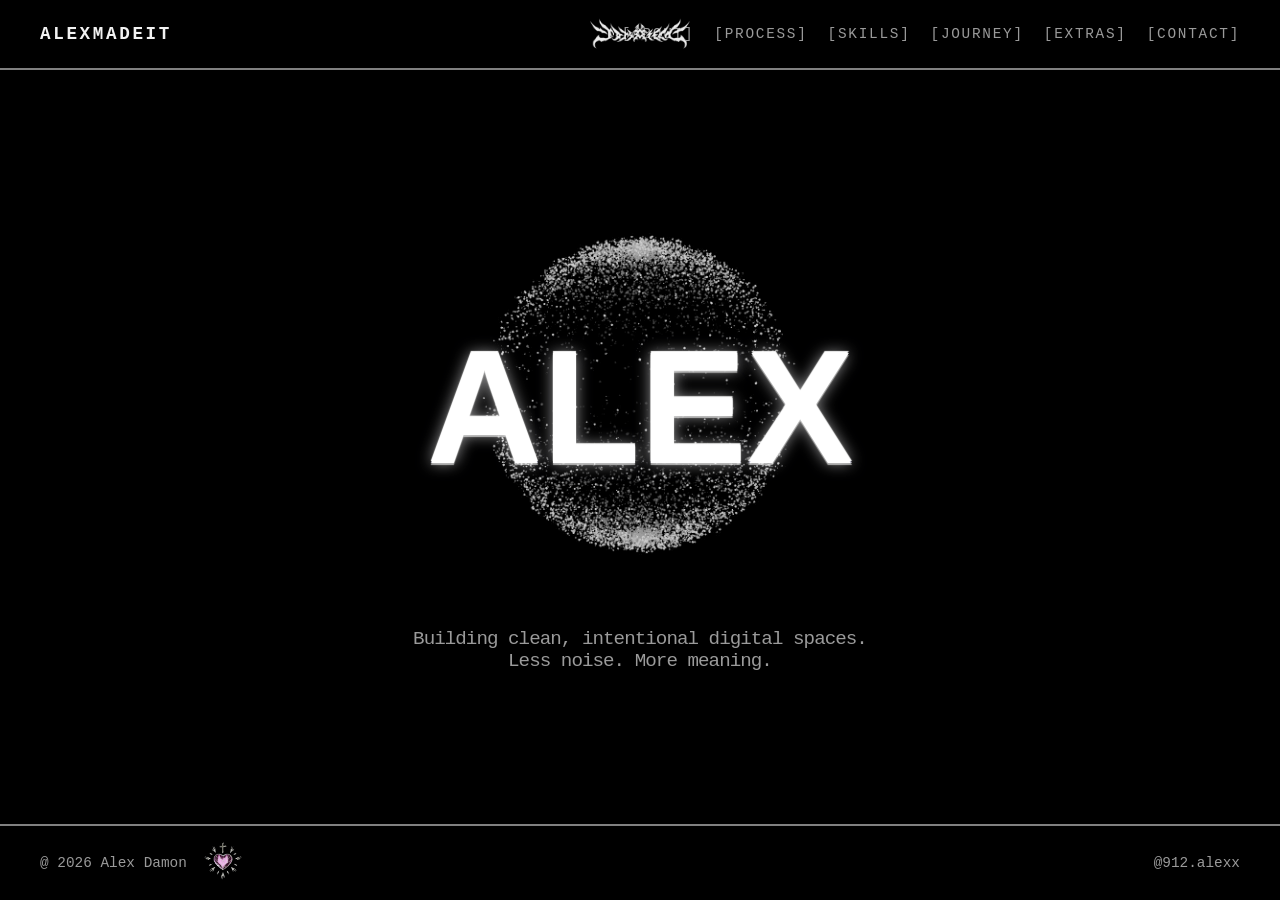
<file: index.html>
<!DOCTYPE html>
<html lang="en">
<head>
    <meta charset="UTF-8">
    <title>Alex Made It</title>
    <link rel="stylesheet" href="style.css">
</head>

<body>

<header class="site-header">
    <div class="site-title"><a href="index.html">alexmadeit</a></div>
     <img src="Gifs/HeaderPng.jpg" class="header-center-image">
    <nav class="nav-links">
        <a href="about.html">[About]</a>
        <a href="process.html">[Process]</a>
        <a href="skills.html">[Skills]</a>
        <a href="journey.html">[Journey]</a>
        <a href="extras.html">[Extras]</a>
        <a href="contact.html">[Contact]</a>
    </nav>
</header>

<div class="center-container">
    <h1 class="big-title">ALEX</h1>

    <div class="center-gif">
        <img src="Gifs/ALEXMADEIT.gif">
    </div>

    <p class="subtitle">
        Building clean, intentional digital spaces.<br>
        Less noise. More meaning.
    </p>
</div>

<footer class="site-footer">
            <div class="footer-left">@ 2026 Alex Damon</div>
            <div class="footer-center">
                <img src="Gifs/heart.gif" alt="Footer GIF" class="footer-gif">
            </div>
            <div class="footer-right">
                <a href="https://instagram.com/fuk.alexx" target="_blank" class="footer-link">
                    @912.alexx
                </a>
            </div>
        </footer>

</body>
</html>
</file>
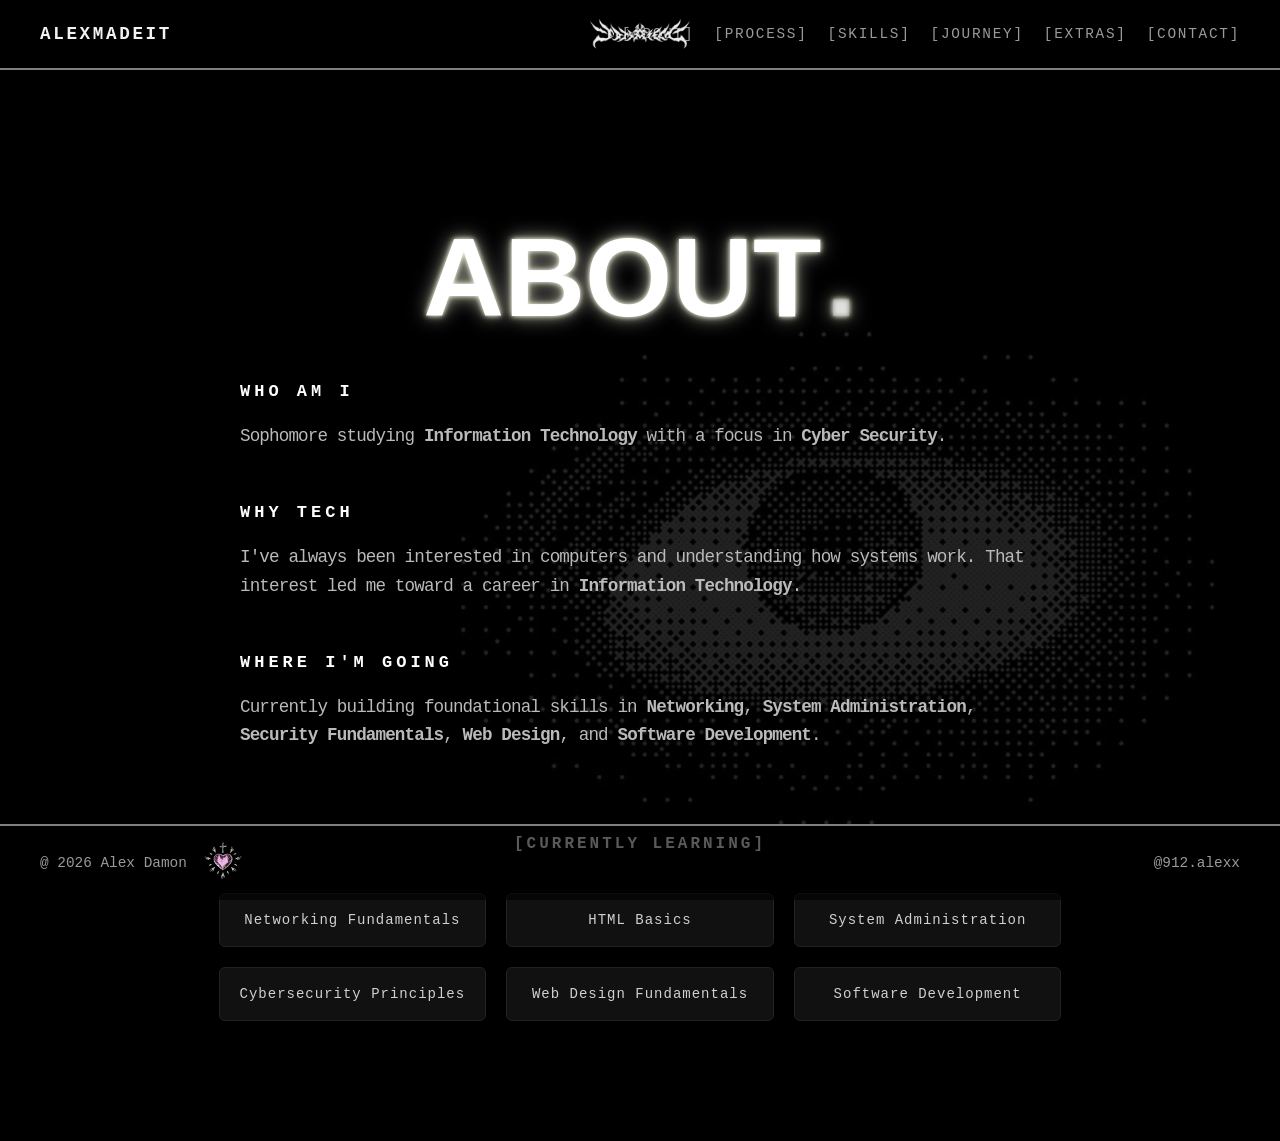
<file: about.html>
<!DOCTYPE html>
<html lang="en">
    <head>
        <title>About</title>
        <meta charset="utf-8">
        <link rel="stylesheet" href="style.css">
    </head>

    <body>

        <header class="site-header">
            <div class="site-title">
                <a href="index.html">alexmadeit</a>
            </div>
            <img src="Gifs/HeaderPng.jpg" alt="Header Logo" class="header-center-image">
            <nav class="nav-links">
                <a href="about.html">[About]</a>
                <a href="process.html">[Process]</a>
                <a href="skills.html">[Skills]</a>
                <a href="journey.html">[Journey]</a>
                <a href="extras.html">[Extras]</a>
                <a href="contact.html">[Contact]</a>
            </nav>
        </header>

        <section id="about" class="section-bg">

            <h2>About</h2>

            <div class="about-structured">
                <div class="about-block">
                    <h3>WHO AM I</h3>
                    <p>Sophomore studying <strong>Information Technology</strong> with a focus in <strong>Cyber Security</strong>.</p>
                </div>

                <div class="about-block">
                    <h3>WHY TECH</h3>
                    <p>I've always been interested in computers and understanding how systems work. That interest led me toward a career in <strong>Information Technology</strong>.</p>
                </div>

                <div class="about-block">
                    <h3>WHERE I'M GOING</h3>
                    <p>Currently building foundational skills in <strong>Networking</strong>, <strong>System Administration</strong>, <strong>Security Fundamentals</strong>, <strong>Web Design</strong>, and <strong>Software Development</strong>.</p>
                </div>
            </div>

            <div class="learning-section">
                <h3 class="learning-title">[CURRENTLY LEARNING]</h3>

                <div class="learning-grid">
                    <div class="learning-card">Networking Fundamentals</div>
                    <div class="learning-card">HTML Basics</div>
                    <div class="learning-card">System Administration</div>
                    <div class="learning-card">Cybersecurity Principles</div>
                    <div class="learning-card">Web Design Fundamentals</div>
                    <div class="learning-card">Software Development</div>
                </div>
            </div>

        </section>

        <footer class="site-footer">
            <div class="footer-left">@ 2026 Alex Damon</div>
            <div class="footer-center">
                <img src="Gifs/heart.gif" alt="Footer GIF" class="footer-gif">
            </div>
            <div class="footer-right">
                <a href="https://instagram.com/fuk.alexx" target="_blank" class="footer-link">
                    @912.alexx
                </a>
            </div>
        </footer>

    </body>
</html>
</file>
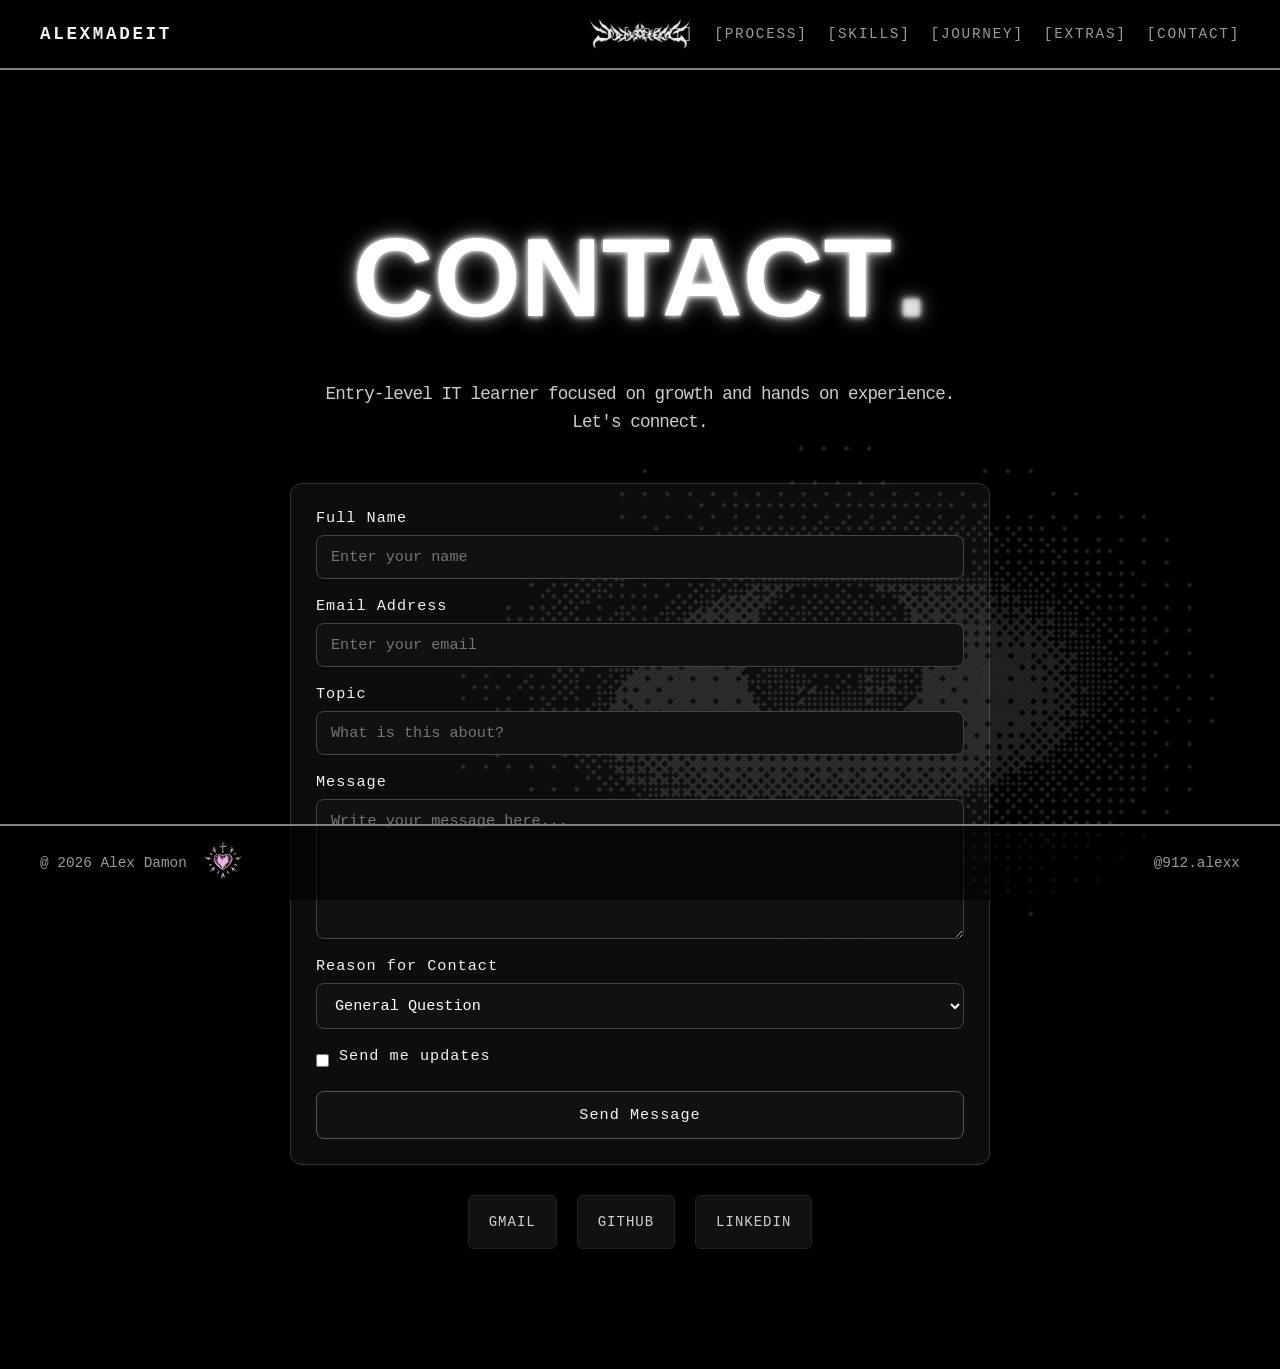
<file: contact.html>
<!DOCTYPE html>
<html lang="en">
    <head>
        <title>Contact</title>
        <meta charset="utf-8">
        <link rel="stylesheet" href="style.css">
    </head>

    <body>

        <header class="site-header">
            <div class="site-title">
                <a href="index.html">alexmadeit</a>
            </div>
            <img src="Gifs/HeaderPng.jpg" class="header-center-image">
            <nav class="nav-links">
                <a href="about.html">[About]</a>
                <a href="process.html">[Process]</a>
                <a href="skills.html">[Skills]</a>
                <a href="journey.html">[Journey]</a>
                <a href="extras.html">[Extras]</a>
                <a href="contact.html">[Contact]</a>
            </nav>
        </header>

        <section id="contact" class="section-bg">
    <h2>Contact</h2>
        <p>Entry-level IT learner focused on growth and hands on experience. <br>
        Let's connect.</p>
            <form class="contact-form" action="#" method="post">
        <div class="form-row">
            <label for="fullname">Full Name</label>
            <input type="text" id="fullname" name="fullname" placeholder="Enter your name" required>
        </div>
        <div class="form-row">
            <label for="email">Email Address</label>
            <input type="email" id="email" name="email" placeholder="Enter your email" required>
        </div>
        <div class="form-row">
            <label for="topic">Topic</label>
            <input type="text" id="topic" name="topic" placeholder="What is this about?">
        </div>
        <div class="form-row">
            <label for="message">Message</label>
            <textarea id="message" name="message" rows="6" cols="40" placeholder="Write your message here..." required></textarea>
        </div>
        <div class="form-row">
            <label for="reason">Reason for Contact</label>
            <select id="reason" name="reason">
                <option value="general">General Question</option>
                <option value="portfolio">Portfolio Feedback</option>
                <option value="networking">Networking</option>
                <option value="opportunity">Opportunity</option>
            </select>
        </div>
        <div class="form-row checkbox-row">
            <input type="checkbox" id="updates" name="updates">
            <label for="updates">Send me updates</label>
        </div>

        <div class="form-row">
            <button type="submit" class="submit-btn">Send Message</button>
        </div>
    </form>
    <div class="contact-container">
        <a href="https://mail.google.com/mail/?view=cm&fs=1&to=alexdamon45@gmail.com" 
            target="_blank" 
            class="email-box">
            GMAIL
        </a>
        <a href="https://github.com/AlexMadeIt" 
            target="_blank" 
            class="email-box">
            GITHUB
        </a>
        <a href="https://www.linkedin.com/in/alexdamon/" 
            target="_blank" 
            class="email-box">
            LINKEDIN
        </a>
    </div>
    </section>

        <footer class="site-footer">
            <div class="footer-left">@ 2026 Alex Damon</div>
            <div class="footer-center">
                <img src="Gifs/heart.gif" alt="Footer GIF" class="footer-gif">
            </div>
            <div class="footer-right">
                <a href="https://instagram.com/fuk.alexx" target="_blank" class="footer-link">
                    @912.alexx
                </a>
            </div>
        </footer>

        <script>
            document.querySelector(".contact-form").addEventListener("submit", function(e) {
                e.preventDefault();
                alert("Message sent!");
            });
        </script>

    </body>
</html>
</file>
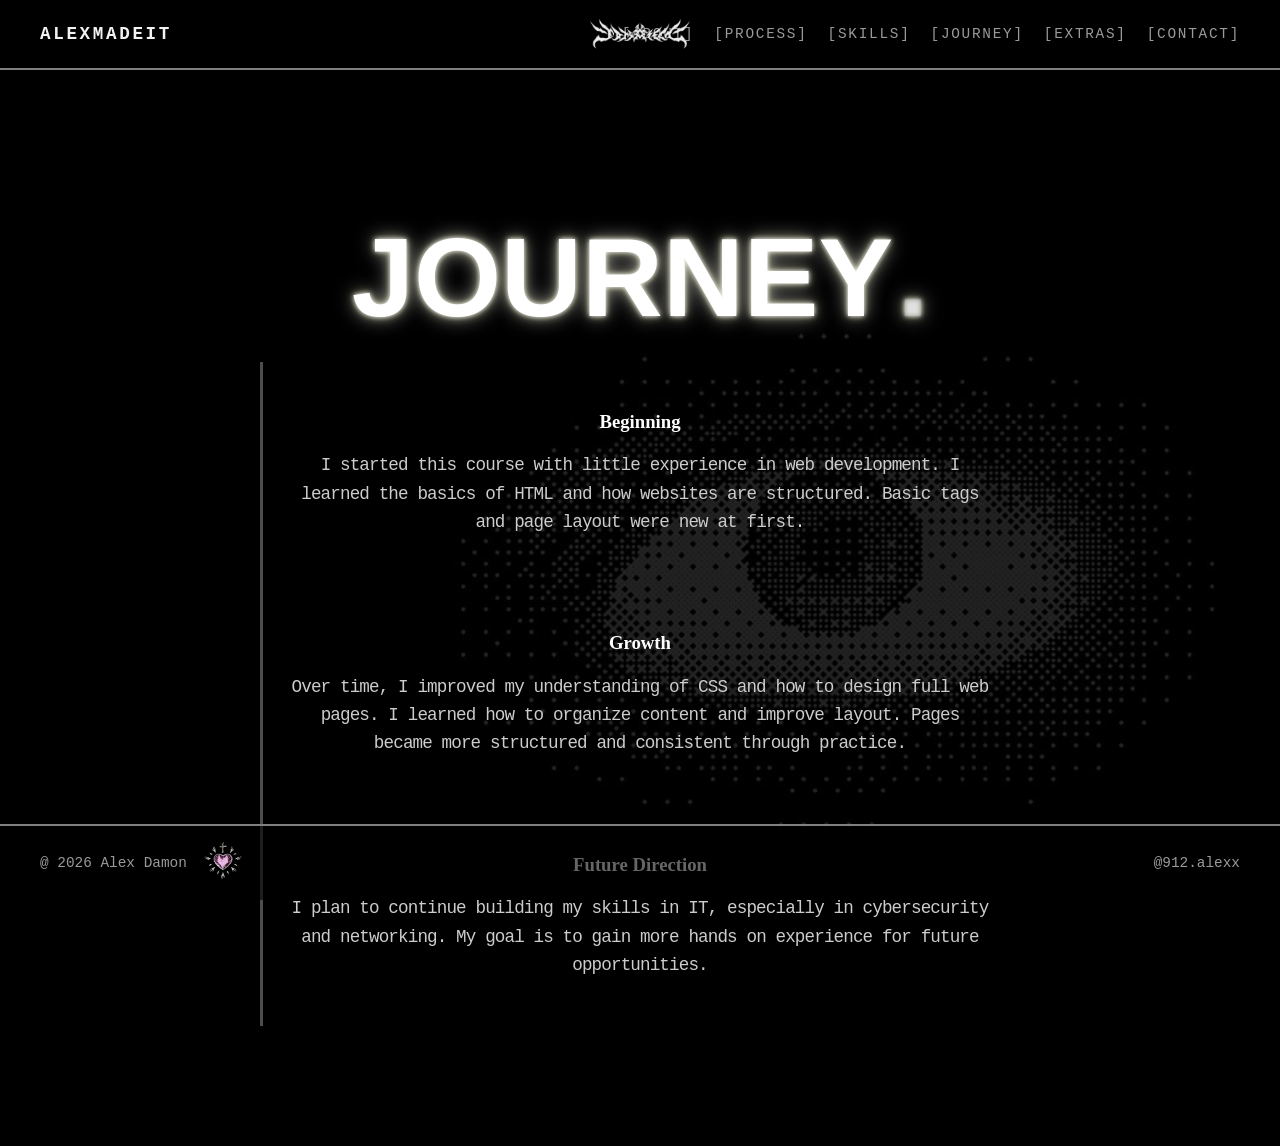
<file: journey.html>
<!DOCTYPE html>
<html lang="en">
    <head>
        <title>Journey</title>
        <meta charset="utf-8">
        <link rel="stylesheet" href="style.css">
    </head>

    <body>

        <header class="site-header">
            <div class="site-title">
                <a href="index.html">alexmadeit</a>
            </div>
            <img src="Gifs/HeaderPng.jpg" class="header-center-image">
            <nav class="nav-links">
                <a href="about.html">[About]</a>
                <a href="process.html">[Process]</a>
                <a href="skills.html">[Skills]</a>
                <a href="journey.html">[Journey]</a>
                <a href="extras.html">[Extras]</a>
                <a href="contact.html">[Contact]</a>
            </nav>
        </header>

        <section id="journey" class="section-bg">

            <h2>Journey</h2>

            <div class="journey-section">

                <div class="journey-box">
                    <h3>Beginning</h3>
                    <p>I started this course with little experience in web development. I learned the basics of HTML and how websites are structured. Basic tags and page layout were new at first.</p>
                </div>

                <div class="journey-box">
                    <h3>Growth</h3>
                    <p>Over time, I improved my understanding of CSS and how to design full web pages. I learned how to organize content and improve layout. Pages became more structured and consistent through practice.</p>
                </div>

                <div class="journey-box">
                    <h3>Future Direction</h3>
                    <p>I plan to continue building my skills in IT, especially in cybersecurity and networking. My goal is to gain more hands on experience for future opportunities.</p>
                </div>

            </div>

        </section>

        <footer class="site-footer">
            <div class="footer-left">@ 2026 Alex Damon</div>
            <div class="footer-center">
                <img src="Gifs/heart.gif" alt="Footer GIF" class="footer-gif">
            </div>
            <div class="footer-right">
                <a href="https://instagram.com/fuk.alexx" target="_blank" class="footer-link">
                    @912.alexx
                </a>
            </div>
        </footer>

    </body>
</html>
</file>
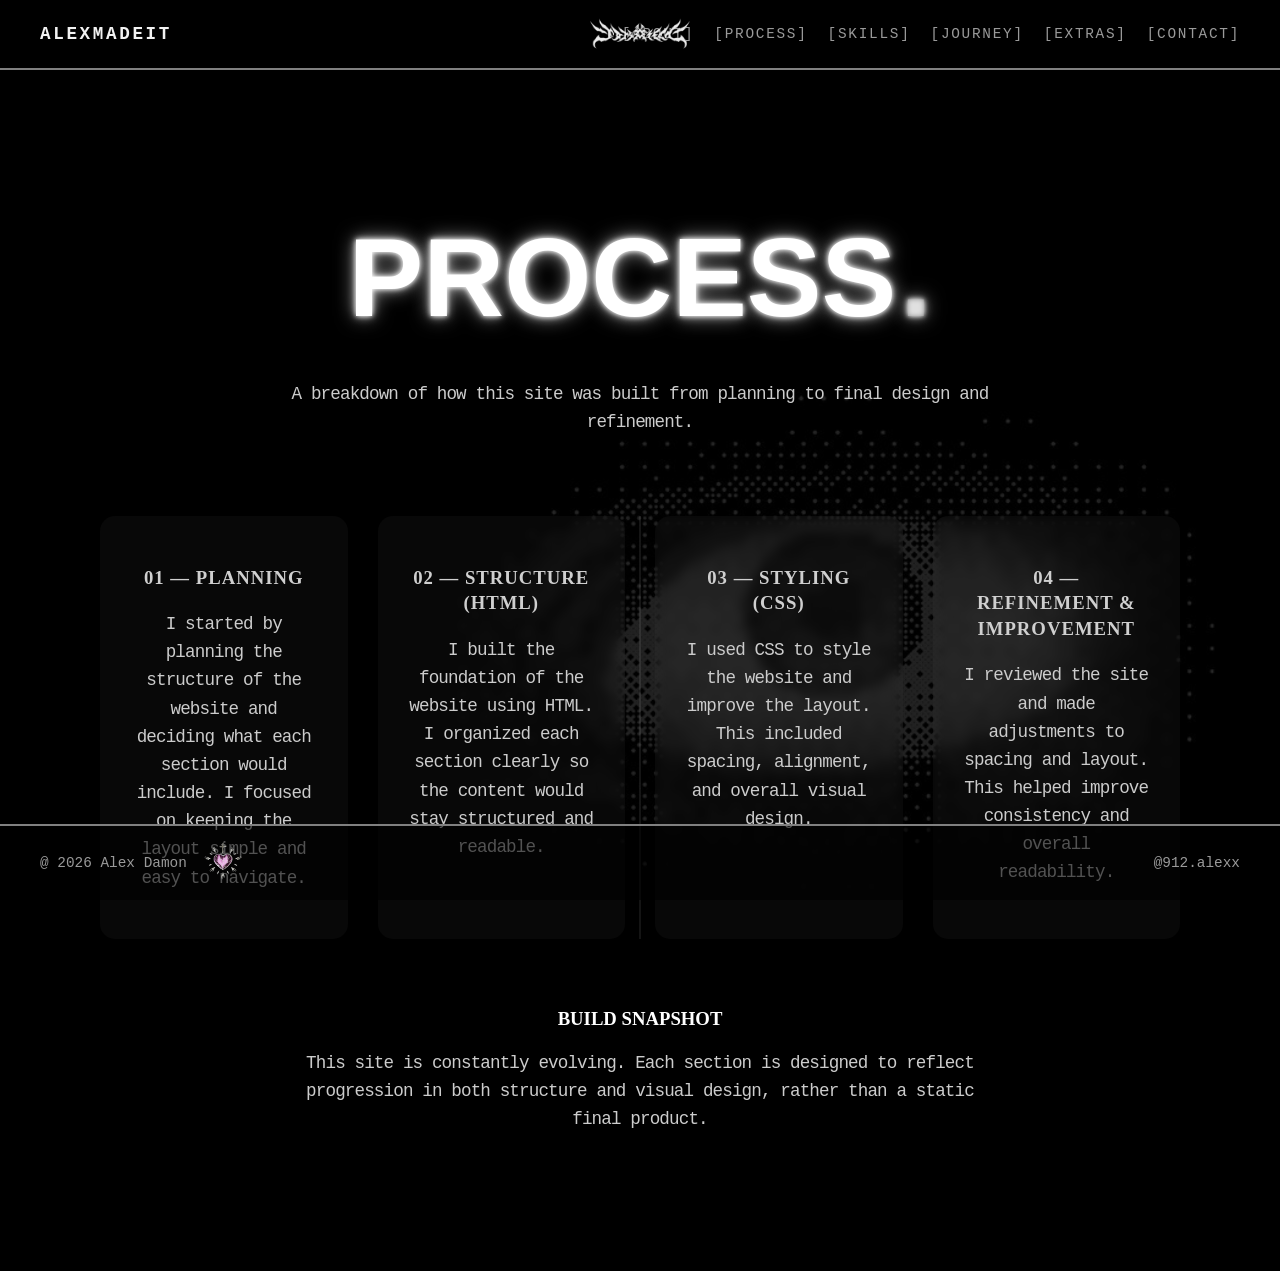
<file: process.html>
<!DOCTYPE html>
<html lang="en">
    <head>
        <title>Process</title>
        <meta charset="utf-8">
        <link rel="stylesheet" href="style.css">
    </head>

    <body>

        <header class="site-header">
            <div class="site-title">
                <a href="index.html">alexmadeit</a>
            </div>
            <img src="Gifs/HeaderPng.jpg" class="header-center-image">
            <nav class="nav-links">
                <a href="about.html">[About]</a>
                <a href="process.html">[Process]</a>
                <a href="skills.html">[Skills]</a>
                <a href="journey.html">[Journey]</a>
                <a href="extras.html">[Extras]</a>
                <a href="contact.html">[Contact]</a>
            </nav>
        </header>

        <section id="process" class="section-bg">

            <h2>Process</h2>

            <p class="process-intro">
            A breakdown of how this site was built from planning to final design and refinement.
            </p>

            <div class="process-section">
                <div class="process-box">
                    <h3>01 — Planning</h3>
                    <p>I started by planning the structure of the website and deciding what each section would include. I focused on keeping the layout simple and easy to navigate.</p>
                </div>

                <div class="process-box">
                    <h3>02 — Structure (HTML)</h3>
                    <p>I built the foundation of the website using HTML. I organized each section clearly so the content would stay structured and readable.</p>
                </div>

                <div class="process-box">
                    <h3>03 — Styling (CSS)</h3>
                    <p>I used CSS to style the website and improve the layout. This included spacing, alignment, and overall visual design.</p>
                </div>

                <div class="process-box">
                    <h3>04 — Refinement & Improvement</h3>
                    <p>I reviewed the site and made adjustments to spacing and layout. This helped improve consistency and overall readability.</p>
                </div>
            </div>

            <div class="build-snapshot">
                <h3>BUILD SNAPSHOT</h3>
                <p>
                This site is constantly evolving. Each section is designed to reflect progression in both structure and visual design, rather than a static final product.
                </p>
            </div>

        </section>

        <footer class="site-footer">
            <div class="footer-left">@ 2026 Alex Damon</div>
            <div class="footer-center">
                <img src="Gifs/heart.gif" alt="Footer GIF" class="footer-gif">
            </div>
            <div class="footer-right">
                <a href="https://instagram.com/fuk.alexx" target="_blank" class="footer-link">
                    @912.alexx
                </a>
            </div>
        </footer>

    </body>
</html>
</file>
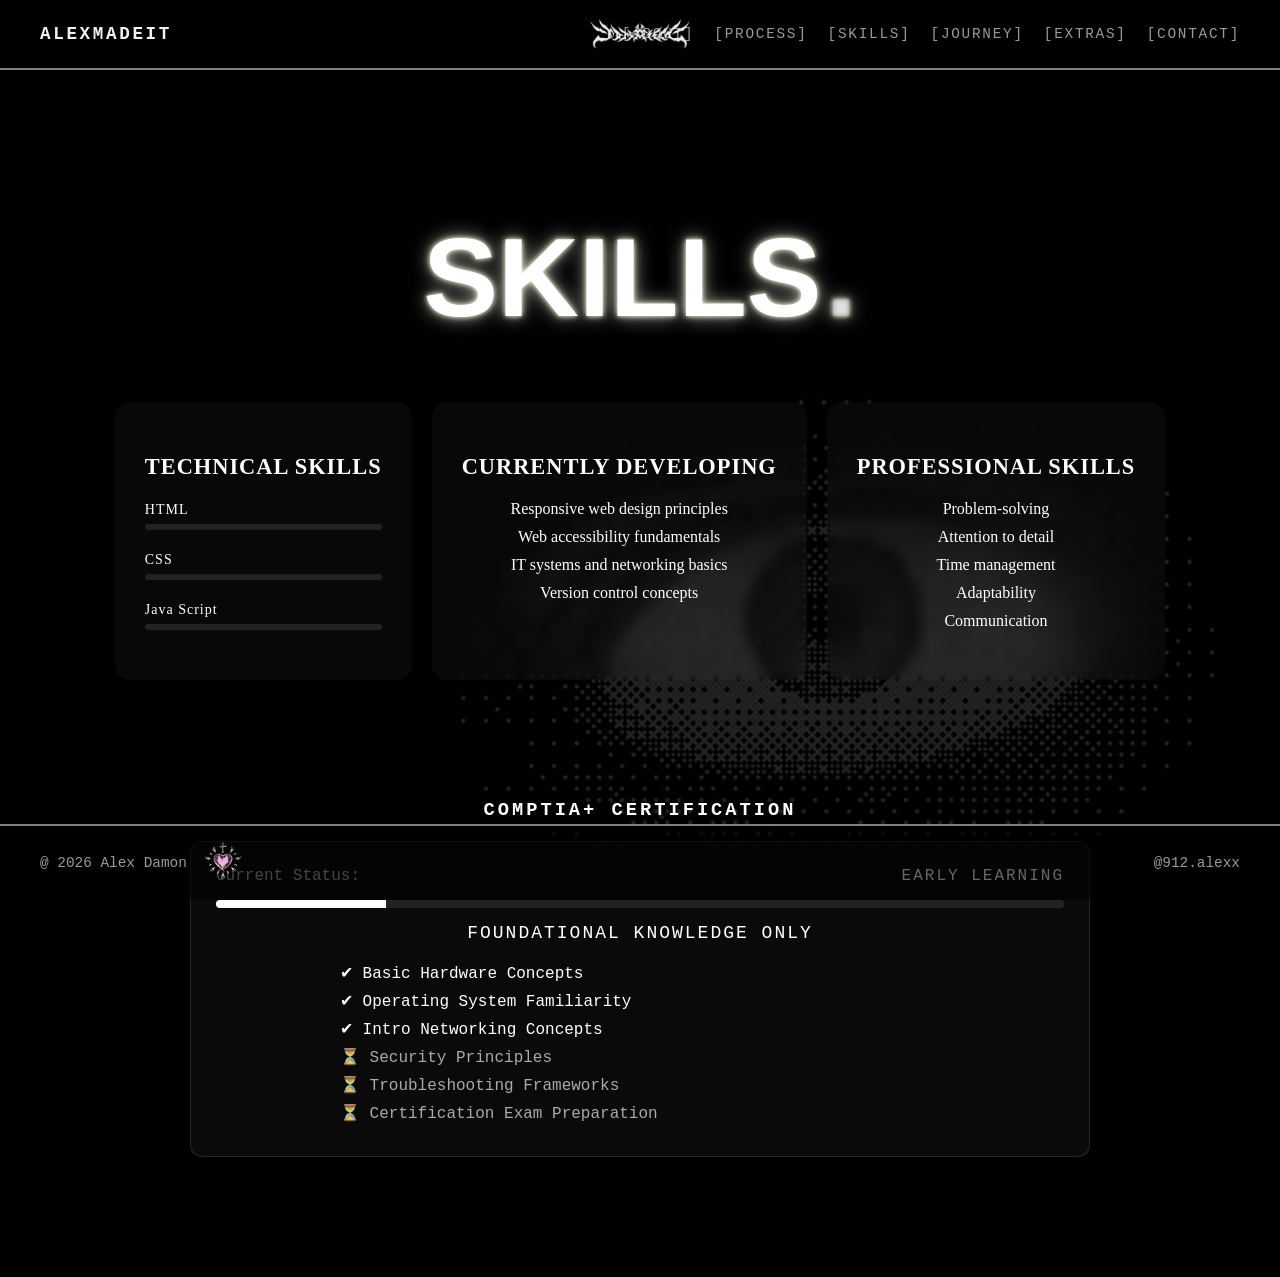
<file: skills.html>
<!DOCTYPE html>
<html lang="en">
    <head>
        <title>Skills</title>
        <meta charset="utf-8">
        <link rel="stylesheet" href="style.css">
    </head>

    <body>

        <header class="site-header">
            <div class="site-title">
                <a href="index.html">alexmadeit</a>
            </div>
            <img src="Gifs/HeaderPng.jpg" class="header-center-image">
            <nav class="nav-links">
                <a href="about.html">[About]</a>
                <a href="process.html">[Process]</a>
                <a href="skills.html">[Skills]</a>
                <a href="journey.html">[Journey]</a>
                <a href="extras.html">[Extras]</a>
                <a href="contact.html">[Contact]</a>
            </nav>
        </header>

        <section id="skills" class="section-bg">

            <h2>Skills</h2>

            <div class="skills-section">

                <div class="skill-box">
                    <h3>Technical Skills</h3>

                    <div class="skill-item">
                        <span>HTML</span>
                        <div class="progress-bar">
                            <div class="progress html"></div>
                        </div>
                    </div>

                    <div class="skill-item">
                        <span>CSS</span>
                        <div class="progress-bar">
                            <div class="progress css"></div>
                        </div>
                    </div>

                    <div class="skill-item">
                        <span>Java Script</span>
                        <div class="progress-bar">
                            <div class="progress cli"></div>
                        </div>
                    </div>
                </div>

                <div class="skill-box">
                    <h3>Currently Developing</h3>
                    <ul>
                        <li>Responsive web design principles</li>
                        <li>Web accessibility fundamentals</li>
                        <li>IT systems and networking basics</li>
                        <li>Version control concepts</li>
                    </ul>
                </div>

                <div class="skill-box">
                    <h3>Professional Skills</h3>
                    <ul>
                        <li>Problem-solving</li>
                        <li>Attention to detail</li>
                        <li>Time management</li>
                        <li>Adaptability</li>
                        <li>Communication</li>
                    </ul>
                </div>

            </div>

            <div class="cert-section">

    <h3>CompTIA+ Certification</h3>

    <div class="cert-card">

        <div class="cert-top">
            <span>Current Status:</span>
            <span class="cert-status">EARLY LEARNING</span>
        </div>

        <div class="cert-bar">
            <div class="cert-fill"></div>
        </div>

        <div class="cert-title">Foundational Knowledge Only</div>

        <div class="cert-checklist">
            <div class="cert-item done">✔ Basic Hardware Concepts</div>
            <div class="cert-item done">✔ Operating System Familiarity</div>
            <div class="cert-item done">✔ Intro Networking Concepts</div>
            <div class="cert-item">⏳ Security Principles</div>
            <div class="cert-item">⏳ Troubleshooting Frameworks</div>
            <div class="cert-item">⏳ Certification Exam Preparation</div>
        </div>

    </div>
</div>

        </section>

        <footer class="site-footer">
            <div class="footer-left">@ 2026 Alex Damon</div>
            <div class="footer-center">
                <img src="Gifs/heart.gif" alt="Footer GIF" class="footer-gif">
            </div>
            <div class="footer-right">
                <a href="https://instagram.com/fuk.alexx" target="_blank" class="footer-link">
                    @912.alexx
                </a>
            </div>
        </footer>

    </body>
</html>
</file>
<file: style.css>
body {background-color: #000000;}
* {box-sizing:border-box}
body {overflow-x: hidden;}
body, html {
    height: 100%;
    margin: 0;}
.center-container {
    display: flex;
    justify-content: center;
    align-items: center;
    height: 100vh;
    flex-direction: column;
    perspective: 800px;}
.big-title {
    font-family: 'Inter', sans-serif;
    font-size: 10em;
    letter-spacing: 0em;
    color: #dddcdcf6;
    filter: contrast(1.4) brightness(1.1);
    text-transform: uppercase;
    background: linear-gradient(
        180deg,
        #7c7c7ce3 0%,
        #cacaca 20%,
        #9e9e9e 40%,
        #ffffff 60%,
        #7a7a7a 80%,
        #eaeaea 100%
    );
    background-clip: text;
    -webkit-background-clip: text;
    -webkit-text-fill-color: transparent;
    text-shadow:
        0 2px 1px rgba(253, 253, 253, 0.616),
        0 -2px 1px rgb(255, 255, 255),
        0 0 15px rgba(200, 200, 255, 0.6);
    user-select: none;
    animation: spin3d 6s linear infinite;
    transform-style: preserve-3d;
    position: relative;
    z-index: 1;}
.subtitle {
    margin-top: 20px;
    font-family: 'Courier New', monospace;
    font-size: 1.2em;
    letter-spacing: -0.05em;
    color: #9a9a9a;
    text-align: center;
    max-width: 600px;}
.site-header {
    position: fixed;
    top: 0;
    left: 0;
    width: 100%;
    padding: 24px 40px;
    display: flex;
    justify-content: space-between;
    align-items: center;
    z-index: 10;
    background: rgba(0,0,0,0.6);
    border-bottom: 2px solid gray;}
.site-title {
    font-family: 'Courier New', monospace;
    font-size: 1.1em;
    font-weight: 700;
    letter-spacing: 0.15em;
    color: #f2f2f2;
    text-transform: uppercase;}
.nav-links {
    display: flex;
    gap: 20px;}
.nav-links a {
    font-family: 'Courier New', monospace;
    font-size: 0.9em;
    letter-spacing: 0.12em;
    color: #9a9a9a;
    text-decoration: none;
    text-transform: uppercase;}
.nav-links a:hover {
    color: #ffffff;}
.site-footer {
    position: fixed;
    bottom: 0;
    left: 0;
    width: 100%;
    padding: 15px 40px;
    display: flex;
    justify-content: space-between;
    align-items: center;
    background: rgba(0,0,0,0.6);
    font-family: 'Courier New', monospace;
    font-size: 0.9em;
    color: #ffffff;
    z-index: 10;
    border-top: 2px solid gray;}
@keyframes spin3d {
  from {transform: rotateY(0deg);}
  to {transform: rotateY(360deg);}}
@keyframes pulse { 0% { transform: scale(1);
     filter: brightness(1);}
     50% { transform: scale(1.05); filter: brightness(1.3);}
     100% { transform: scale(1); filter: brightness(1);}}
@keyframes shake {
    0% { transform: translate(0px, 0px); }
    10% { transform: translate(-2px, 1px); }
    20% { transform: translate(2px, -1px); }
    30% { transform: translate(-2px, 2px); }
    40% { transform: translate(2px, -2px); }
    50% { transform: translate(-1px, 1px); }
    60% { transform: translate(1px, -1px); }
    70% { transform: translate(-1px, 2px); }
    80% { transform: translate(1px, -2px); }
    90% { transform: translate(-2px, 1px); }
    100% { transform: translate(0px, 0px); }}
.center-gif { position: fixed;
     top: 44%;
     left: 50%;
     transform: translate(-50%, -50%);
     z-index: -1;
     pointer-events: none;}
.center-gif img { width: 575px;
     height: auto;
     opacity: 0.8;
     animation: pulse 3s infinite ease-in-out;}
section {
    min-height: 100vh;
    padding: 120px 40px;
    display: flex;
    flex-direction: column;
    justify-content: center;
    align-items: center;
    text-align: center;}
section p {font-size: 1.2em; max-width: 700px; line-height: 1.6em; color: #ffffff;}
.site-title a {color: #f2f2f2; text-decoration: none;}
.site-title a:hover {color: rgb(255, 255, 255); }
html {scroll-behavior: smooth;}
.section {
    min-height: 100vh;
    display: flex;
    flex-direction: column;
    justify-content: center;
    align-items: center;
    text-align: center;
    padding: 100px 40px;
    box-sizing: border-box;}
#about {background-color: #000; color: #fff;}
#process {background-color: #000; color: #fff;}
#contact {background-color: #000; color: #fff;}
#about h2 {
    font-family: 'Inter', sans-serif;
    font-size: 7em;
    text-transform: uppercase;
    color: rgb(255, 255, 255);
    text-shadow:
        0 0 5px white,
        0 0 10px rgba(255, 255, 144, 0.4),
        0 0 20px #ffffff98;
    margin-bottom: 20px;}
#process h2 {font-family: 'Inter', sans-serif;
    font-size: 7em;
    text-transform: uppercase;
    color: white;
    text-shadow:
        0 0 5px white,
        0 0 10px rgba(255, 255, 255, 0.6),
        0 0 20px #ffffff98;
    margin-bottom: 20px;}
#skills h2 {
    font-family: 'Inter', sans-serif;
    font-size: 7em;
    text-transform: uppercase;
    color: rgb(255, 255, 255);
    text-shadow:
        0 0 5px white,
        0 0 10px rgba(255, 255, 144, 0.4),
        0 0 20px #ffffff98;
    margin-bottom: 20px;}
#journey h2 {
    font-family: 'Inter', sans-serif;
    font-size: 7em;
    text-transform: uppercase;
    color: rgb(255, 255, 255);
    text-shadow:
        0 0 5px white,
        0 0 10px rgba(255, 255, 144, 0.4),
        0 0 20px #ffffff98;
    margin-bottom: 20px;}
#contact h2 {font-family: 'Inter', sans-serif;
    font-size: 7em;
    text-transform: uppercase;
    color: white;
    text-shadow:
        0 0 5px white,
        0 0 10px rgba(255, 255, 255, 0.6),
        0 0 20px #ffffff98;
    margin-bottom: 20px;
    }
#about p {
    font-family: 'Courier New', monospace;
    font-size: 1.1em;
    letter-spacing: -0.05em;
    color: #bbb9b9;
    max-width: 1000px;
    line-height: 1.6em;}
#process p {
    font-family: 'Courier New', monospace;
    font-size: 1.1em;
    letter-spacing: -0.05em;
    color: #ccc;
    max-width: 700px;
    line-height: 1.6em;}
#skills p {
    font-family: 'Courier New', monospace;
    font-size: 1.1em;
    letter-spacing: -0.05em;
    color: #ccc;
    max-width: 700px;
    line-height: 1.6em;}
#journey p {
    font-family: 'Courier New', monospace;
    font-size: 1.1em;
    letter-spacing: -0.05em;
    color: #ccc;
    max-width: 700px;
    line-height: 1.6em;}
#contact p {
    font-family: 'Courier New', monospace;
    font-size: 1.1em;
    letter-spacing: -0.05em;
    color: #cccccc;
    max-width: 700px;
    line-height: 1.6em;}
@keyframes neonPulse {
    from { text-shadow: 0 0 5px rgb(244, 247, 247), 0 0 10px rgb(255, 255, 255), 0 0 20px #ffffff; }
    to   { text-shadow: 0 0 10px rgb(255, 255, 255), 0 0 20px rgb(255, 255, 255), 0 0 40px #ffffff; }}
#about { min-height: 80vh; }
#process  { min-height: 80vh; }
#skills { min-height: 80vh;}
#journey { min-height: 80vh;}
#contact { min-height: 80vh;}
.email-box {
    padding:18px 20px;
    border: 1px solid #222;
    background-color: #111;
    border-radius: 6px;
    color: #d0d0d0;
    font-size: 14px;
    letter-spacing: 1px;
    transition: all 0.3s ease;
    font-family: 'Courier New', monospace;
    text-decoration: none;}
.email-box:hover {
    border-color: white;
    color: white;
    transform: translateY(-2px);}
@keyframes hoverPulse {
    0%   { transform: scale(1); }
    50%  { transform: scale(1.06); }
    100% { transform: scale(1); }}
.site-footer {
    position: fixed;
    bottom: 0;
    left: 0;
    width: 100%;
    padding: 15px 40px;
    display: flex;
    justify-content: space-between;
    align-items: center;
    background: rgba(0,0,0,0.6);
    font-family: 'Courier New', monospace;
    font-size: 0.9em;
    color: #9a9a9a;
    z-index: 10;}
.site-footer div {
    color: #9a9a9a;
    font-family: 'Courier New', monospace;
    pointer-events: auto;}
.header-center-image {
    position: absolute;
    left: 50%;
    top: 50%;
    transform: translate(-50%, -50%);
    height: 50px;
    width: auto;
    z-index: 5;}
section h2::after {
    content: ".";
    color: rgba(194, 194, 194, 0.5);
    margin-left: 4px;}
.section-bg {
    position: relative;
    min-height: 80vh;
    display: flex;
    flex-direction: column;
    justify-content: center;
    align-items: center;
    text-align: center;
    color: #fff;
    overflow: hidden;}
.section-bg::before {
    content: "";
    position: absolute;
    top: 0;
    left: 30%;
    width: 900px;
    height: 100%;
    background: url("Gifs/eyebackground.jpg") no-repeat center center;
    background-size: 900px;
    z-index: 0;
    animation: shake 0.5s infinite;}
.section-bg::after {
    content: "";
    position: absolute;
    top: 0;
    left: 0;
    width: 100%;
    height: 100%;
    background-color: rgba(0, 0, 0, 0.8);
    z-index: 1;}
.section-bg * {
    position: relative;
    z-index: 2;}
.site-footer {
    position: fixed;
    bottom: 0;
    left: 0;
    width: 100%;
    padding: 15px 40px;
    display: flex;
    justify-content: space-between;
    align-items: center;
    background: rgba(0,0,0,0.6);
    font-family: 'Courier New', monospace;
    font-size: 0.9em;
    color: #9a9a9a;
    z-index: 10;}
.site-footer div {
    color: #9a9a9a;
    font-family: 'Courier New', monospace;}
.footer-center {
    flex: 1 0 auto;}
.footer-gif {
    height: 40px;
    width: auto;}
.site-title {
    display: flex;
    align-items: center;
    gap: 12px;}
.header-gif {
    height: 50px;
    width: auto;}
.footer-link {
    color: #9a9a9a;
    text-decoration: none;
    font-family: 'Courier New', monospace;
    transition: color 0.3s ease;}
.footer-link:hover {
    color: #ffffff;}
.contact-container {
    display: flex;
    justify-content: center;
    align-items: center;
    gap: 20px;}
body {cursor: url('Gifs/Ditto.png') 16 16, auto;}
a, 
button, .email-box {cursor: url('Gifs/Ditto.png') 16 16, pointer;}
.about-structured {
    max-width: 800px;
    margin: 0 auto;
    line-height: 1.6em;
    text-align: left;}
.about-block {
    margin-bottom: 50px;}
.about-block h3 {
    color: white;
    font-size: 17px;
    letter-spacing: 4px;
    margin-bottom: 6px;
    font-family: 'Courier New', monospace;}
.learning-section {
    margin-top: 20px;
    text-align: center;}
.learning-title {
    font-size: 16px;
    letter-spacing: 3px;
    margin-bottom: 40px;
    color: rgb(224, 224, 224);
    font-family:'Courier New', Courier, monospace;}
.learning-grid {
    display: grid;
    grid-template-columns: repeat(auto-fit, minmax(250px, 1fr));
    gap: 20px;
    max-width: 900px;
    margin: 0 auto;}
.learning-card {
    padding:18px 20px;
    border: 1px solid #222;
    background-color: #111;
    border-radius: 6px;
    color: #d0d0d0;
    font-size: 14px;
    letter-spacing: 1px;
    transition: all 0.3s ease;
    font-family: 'Courier New', monospace;}
.learning-card:hover {
    border-color: white;
    color: white;
    transform: translateY(-2px);}
.process-intro {
    font-family: 'Courier New', monospace;
    color: #aaa;
    margin-bottom: 30px;
    max-width: 700px;}
.process-section {
    display: flex;
    justify-content: space-between;
    gap: 30px;
    width: 90%;
    margin: 50px auto;}
.process-section::before {
    content: "";
    position: absolute;
    left: 50%;
    top: 0;
    width: 2px;
    height: 100%;
    background: rgba(255,255,255,0.08);
    transform: translateX(-50%);}
.process-box {
    position: relative;
    padding: 30px;
    border-radius: 15px;
    background: rgba(255,255,255,0.03);
    backdrop-filter: blur(6px);
    transition: all 0.4s ease;
    overflow: hidden;
    color: #cfcfcf;
    line-height: 1.6em;}
.process-box::before {
    content: "";
    position: absolute;
    top: -10px;
    left: 50%;
    transform: translateX(-50%);
    width: 10px;
    height: 10px;
    background: white;
    border-radius: 50%;
    opacity: 0.6;}
.process-section:hover .process-box {
    opacity: 0.4;
    transition: 0.3s ease;}
.process-box:hover {
    opacity: 1 !important;
    transform: scale(1.02);}
.process-box h3 {
    margin-bottom: 20px;
    text-transform: uppercase;
    letter-spacing: 1px;}
.skills-section {
    display: flex;
    justify-content: space-between;
    gap: 20px;
    padding: 40px;}
.skill-box {
    position: relative;
    padding: 30px;
    border-radius: 15px;
    background: rgba(255,255,255,0.03);
    backdrop-filter: blur(6px);
    transition: all 0.4s ease;
    overflow: hidden;}
.skill-box:hover {
    transform: translateY(-10px) scale(1.02);
    box-shadow: 0 20px 40px rgba(0,0,0,0.5);}
.skill-box h2 {
    text-align: center;
    margin-bottom: 20px;}
.skill-box h3 {
    margin-bottom: 20px;
    font-size: 1.4rem;
    letter-spacing: 1px;
    text-transform: uppercase;}
.skill-box:hover h3 {
    text-shadow: 0 0 8px rgba(255,255,255,0.5);}
.skill-box ul {
    list-style-type: none;
    padding: 0;}
.skill-box li {
    margin-bottom: 10px;}
.skill-item {
    margin-bottom: 15px;}
.skill-item {
    margin-bottom: 20px;
    text-align: left;}
.skill-item span {
    font-size: 14px;
    letter-spacing: 1px;}
.progress-bar {
    background: #222;
    height: 6px;
    border-radius: 5px;
    overflow: hidden;
    margin-top: 6px;}
.progress {
    height: 100%;
    width: 0;
    background: white;
    transition: width 1.2s ease;}
.skill-box:hover .html {
    width: 85%;}
.skill-box:hover .css {
    width: 75%;}
.skill-box:hover .cli {
    width: 60%;}
.journey-box {
    position: relative;
    padding: 30px;
    transition: all 0.4s ease;
    overflow: hidden;}
.journey-box::before {
    content: "";
    position: absolute;
    left: 0;
    top: 0;
    height: 100%;
    width: 3px;
    background: white;
    opacity: 0.3;
    transition: all 0.4s ease;}
.journey-box:hover {
    transform: translateY(-8px);
    border-color: white;
    box-shadow: 0 0 30px rgba(255,255,255,0.15);}
.journey-box:hover::before {
    opacity: 1;
    box-shadow: 0 0 15px white;}
@media (max-width: 1024px) {
    .process-section,
    .skills-section {
        flex-direction: column;
        align-items: center;}
    .big-title {font-size: 6em;}}

@media (max-width: 768px) {
    .site-header {
        flex-direction: row;
        justify-content: space-between;
        align-items: center;
        padding: 12px 20px;
        height: auto;}
    .header-center-image {
        display: none;}
    .nav-links {
        flex-direction: row;
        gap: 12px;
        flex-wrap: wrap;
        justify-content: center;}}
@media (max-width: 768px) {
    .big-title {
        font-size: 3em;}
        h2 {font-size: 3em !important;}
    .learning-grid {grid-template-columns: 1fr;}}
details {
    width: 80%;
    max-width: 700px;
    margin: 20px auto;
    padding: 15px;
    background: rgba(255,255,255,0.05);
    border: 1px solid #444;
    border-radius: 8px;
    color: white;
    font-family: 'Courier New', monospace;}
summary {
    cursor: pointer;
    font-weight: bold;
    margin-bottom: 10px;}
video {
    margin: 30px 0;
    max-width: 100%;
    border: 2px solid white;
    border-radius: 10px;}
.project-table {
    width: 80%;
    max-width: 700px;
    border-collapse: collapse;
    margin-top: 30px;
    color: white;
    font-family: 'Courier New', monospace;
    background: rgba(255,255,255,0.05);}
.project-table th,
.project-table td {
    border: 1px solid #555;
    padding: 12px;
    text-align: center;}
.project-table th {
    background-color: #111;}
#extras {
    min-height: 100vh;}
#extras h2 {
    font-family: 'Inter', sans-serif;
    font-size: 7em;
    text-transform: uppercase;
    color: white;
    text-shadow:
        0 0 5px white,
        0 0 10px rgba(255, 255, 255, 0.6),
        0 0 20px #ffffff98;
    margin-bottom: 40px;}
.extras-container {
    width: 90%;
    max-width: 950px;
    padding: 20px 0;
    display: flex;
    flex-direction: column;
    align-items: center;
    gap: 30px;
    background: transparent;
    box-shadow: none;
    border-radius: 0;
    backdrop-filter: none;}
.extras-details {
    width: 100%;
    max-width: 760px;
    background: rgba(0,0,0,0.35);
    border: 1px solid rgba(255,255,255,0.18);
    border-radius: 10px;
    padding: 16px 20px;
    transition: all 0.3s ease;}
.extras-details:hover {
    border-color: rgba(255,255,255,0.5);
    box-shadow: 0 0 20px rgba(255,255,255,0.08);}
.extras-details summary {
    cursor: pointer;
    list-style: none;
    font-family: 'Courier New', monospace;
    font-size: 1rem;
    letter-spacing: 1px;
    color: #f2f2f2;}
.extras-details p {
    margin-top: 14px;
    color: #cfcfcf;
    font-family: 'Courier New', monospace;
    font-size: 1rem;
    line-height: 1.7;}
.video-wrapper {
    width: 100%;
    max-width: 760px;
    padding: 0;
    background: transparent;
    border: none;
    box-shadow: none;}
.video-wrapper video {
    display: block;
    width: 100%;
    border-radius: 10px;
    border: 1px solid rgba(255,255,255,0.35);}
.project-table {
    width: 100%;
    max-width: 760px;
    border-collapse: collapse;
    overflow: hidden;
    border-radius: 12px;
    background: rgba(0,0,0,0.35);
    font-family: 'Courier New', monospace;
    box-shadow: 0 0 20px rgba(255,255,255,0.05);}
.project-table th,
.project-table td {
    padding: 16px 20px;
    border: 1px solid rgba(255,255,255,0.12);
    text-align: center;
    color: #f1f1f1;}
.project-table th {
    background: rgba(255,255,255,0.06);
    text-transform: uppercase;
    letter-spacing: 1px;}
.project-table tr:hover td {
    background: rgba(255,255,255,0.04);
    transition: background 0.3s ease;}
@media (max-width: 768px) {
#extras h2 {
        font-size: 3em;}
.extras-container {
        width: 95%;
        padding: 20px;
        gap: 20px;}
.project-table th,
.project-table td {
        padding: 12px 10px;
        font-size: 0.9rem;}}
.contact-form {
    width: 100%;
    max-width: 700px;
    margin: 30px auto;
    padding: 25px;
    background: rgba(255,255,255,0.05);
    border: 1px solid rgba(255,255,255,0.15);
    border-radius: 12px;
    display: flex;
    flex-direction: column;
    gap: 18px;
    font-family: 'Courier New', monospace;}
.form-row {
    display: flex;
    flex-direction: column;
    text-align: left;
    width: 100%;}
.form-row label {
    margin-bottom: 8px;
    color: #f2f2f2;
    font-size: 0.95rem;
    letter-spacing: 1px;}
.contact-form input,
.contact-form textarea,
.contact-form select {
    width: 100%;
    padding: 12px 14px;
    border: 1px solid #444;
    border-radius: 8px;
    background: #111;
    color: #fff;
    font-family: 'Courier New', monospace;
    font-size: 0.95rem;
    transition: all 0.3s ease;}
.contact-form input:focus,
.contact-form textarea:focus,
.contact-form select:focus {
    outline: none;
    border-color: white;
    box-shadow: 0 0 10px rgba(255,255,255,0.15);}
.contact-form textarea {
    resize: vertical;
    min-height: 140px;}
.checkbox-row {
    flex-direction: row;
    align-items: center;
    gap: 10px;}
.checkbox-row input {
    width: auto;
    margin: 0;}
.submit-btn {
    padding: 14px 20px;
    border: 1px solid #555;
    border-radius: 8px;
    background: #111;
    color: #f2f2f2;
    font-family: 'Courier New', monospace;
    font-size: 0.95rem;
    letter-spacing: 1px;
    cursor: pointer;
    transition: all 0.3s ease;}
.submit-btn:hover {
    border-color: white;
    color: white;
    transform: translateY(-2px);}
@media (max-width: 768px) {
    .contact-form {
        width: 95%;
        padding: 18px;}
    .contact-form input,
    .contact-form textarea,
    .contact-form select {
        font-size: 0.9rem;}
    .submit-btn {
        width: 100%;}}
.extras-button {
    margin-top: 20px;
    padding: 12px 20px;
    background: rgba(255, 255, 255, 0.08);
    color: #ffffff;
    border: 1px solid gray;
    font-family: 'Courier New', monospace;
    letter-spacing: 0.1em;
    text-transform: uppercase;
    cursor: pointer;
    transition: 0.3s ease;}
.extras-button:hover {
    background: rgba(255, 255, 255, 0.2);
    border-color: white;
    color: #ffffff;
    transform: scale(1.03);}
.cert-section {
    width: 100%;
    max-width: 900px;
    margin-top: 60px;
    text-align: center;}
.cert-section h3 {
    font-family: 'Courier New', monospace;
    letter-spacing: 3px;
    color: #ffffff;
    margin-bottom: 20px;
    text-transform: uppercase;}
.cert-card {
    background: rgba(255,255,255,0.04);
    border: 1px solid rgba(255,255,255,0.12);
    border-radius: 12px;
    padding: 25px;
    backdrop-filter: blur(8px);
    transition: 0.3s ease;}
.cert-card:hover {
    transform: translateY(-6px);
    box-shadow: 0 20px 40px rgba(0,0,0,0.5);
    border-color: rgba(255,255,255,0.25);}
.cert-top {
    display: flex;
    justify-content: space-between;
    font-family: 'Courier New', monospace;
    color: #aaa;
    margin-bottom: 12px;}
.cert-status {
    color: white;
    letter-spacing: 2px;}
.cert-bar {
    width: 100%;
    height: 8px;
    background: #222;
    border-radius: 10px;
    overflow: hidden;
    margin: 15px 0;}
.cert-fill {
    width: 20%;
    height: 100%;
    background: white;
    animation: fillAnim 2s ease forwards;}

@keyframes fillAnim {
    from { width: 0%; }
    to { width: 20%; }}
.cert-percent {
    font-family: 'Courier New', monospace;
    color: #bbb;
    margin-bottom: 15px;}
.cert-checklist {
    text-align: left;
    max-width: 600px;
    margin: 0 auto;}
.cert-item {
    font-family: 'Courier New', monospace;
    color: #aaa;
    margin: 8px 0;
    transition: 0.3s;}
.cert-item.done {
    color: #fff;}
.cert-title {
    font-family: 'Courier New', monospace;
    color: white;
    letter-spacing: 2px;
    text-transform: uppercase;
    margin-bottom: 20px;
    font-size: large;}
</file>
